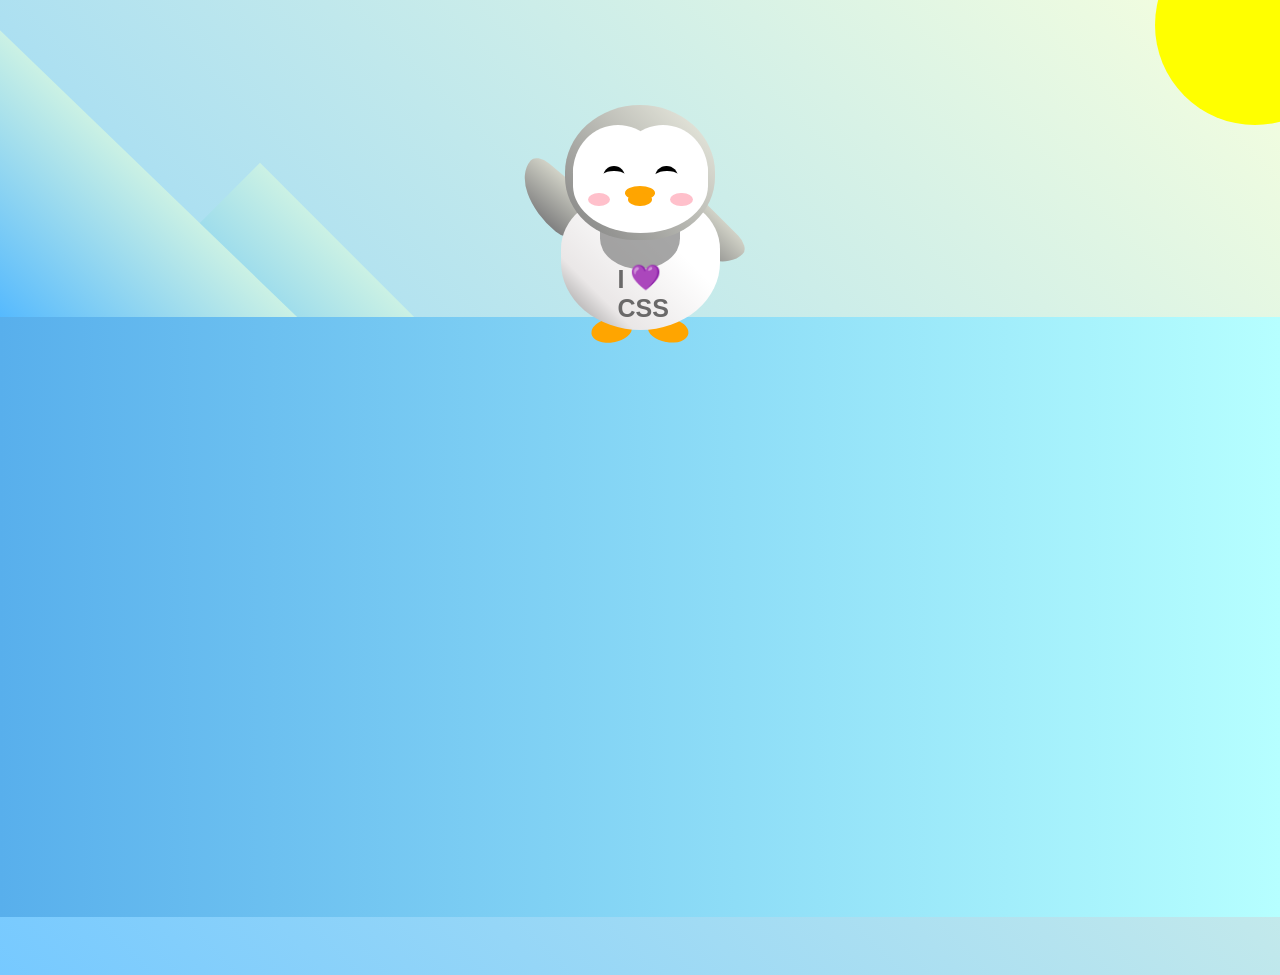
<file: flappy-penguin/index.html>
<!DOCTYPE html>
<html lang="en">
  <head>
    <meta charset="UTF-8" />
    <link rel="stylesheet" href="./styles.css" />
    <title>Penguin</title>
    <meta name="viewport" content="width=device-width, initial-scale=1.0" />
  </head>

  <body>
    <div class="left-mountain"></div>
    <div class="back-mountain"></div>
    <div class="sun"></div>
    <div class="penguin">
      <div class="penguin-head">
        <div class="face left"></div>
        <div class="face right"></div>
        <div class="chin"></div>
        <div class="eye left">
          <div class="eye-lid"></div>
        </div>
        <div class="eye right">
          <div class="eye-lid"></div>
        </div>
        <div class="blush left"></div>
        <div class="blush right"></div>
        <div class="beak top"></div>
        <div class="beak bottom"></div>
      </div>
      <div class="shirt">
        <div>💜</div>
        <p>I CSS</p>
      </div> 
      <div class="penguin-body">
        <div class="arm left"></div>
        <div class="arm right"></div>
        <div class="foot left"></div>
        <div class="foot right"></div>
      </div>
    </div>

    <div class="ground"></div>
  </body>
</html>
</file>
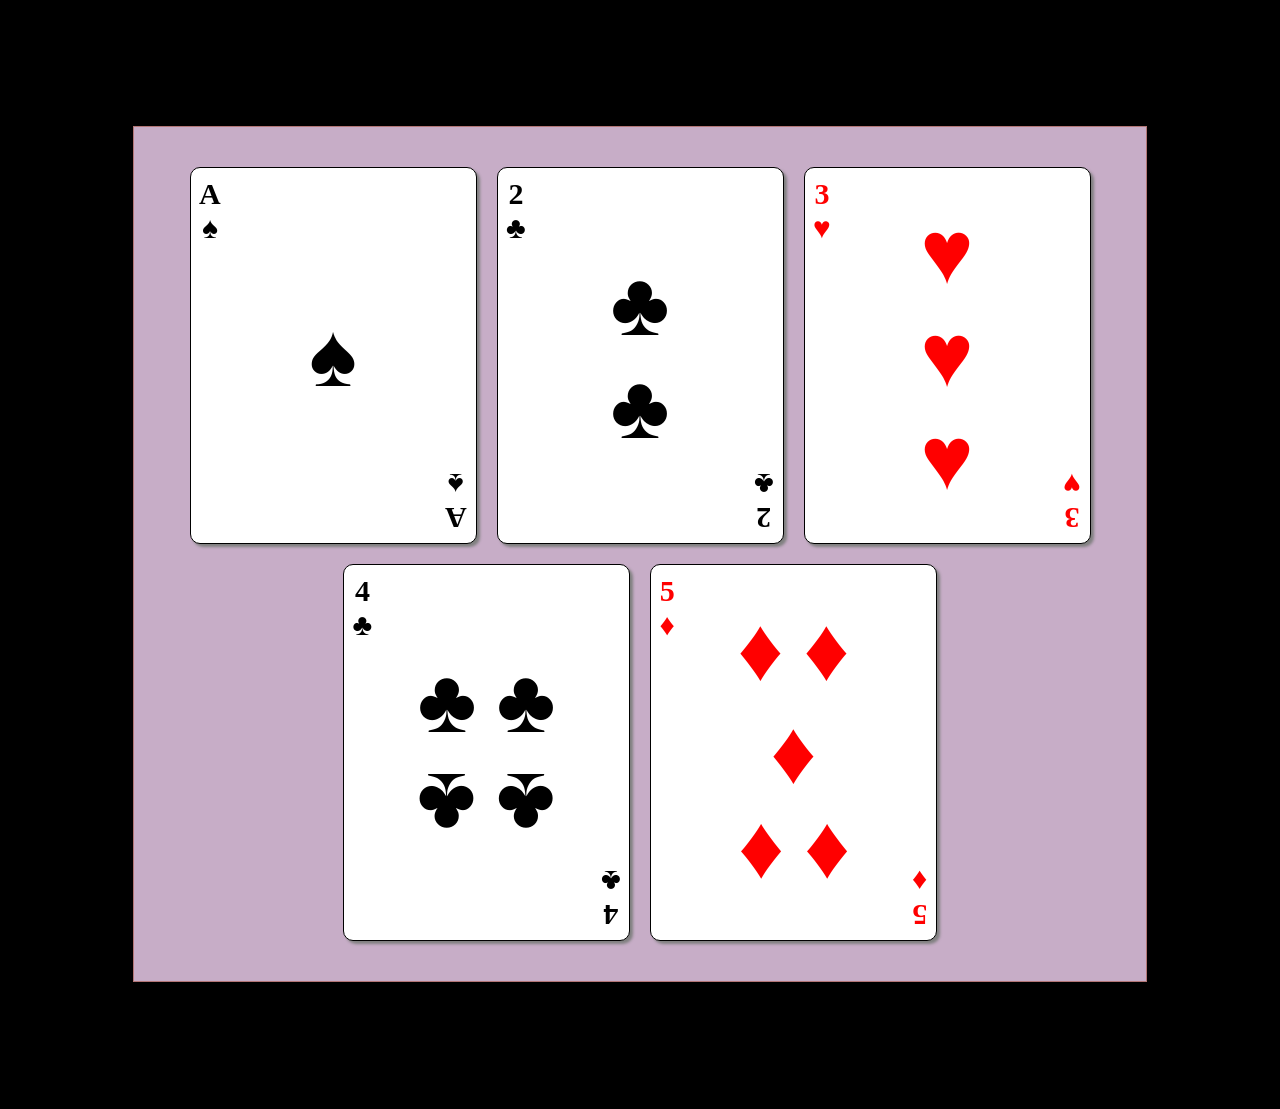
<file: playing_cards/index.html>
<!DOCTYPE html>
<html lang="en">

<head>
  <meta charset="UTF-8">
  <meta name="viewport" content="width=device-width, initial-scale=1.0">
  <title>Playing Cards</title>
  <link href="styles.css" rel="stylesheet">

</head>

<body>
  <main id="playing-cards">
    <div class="card one">
      <div class="left">
        <p>A</p>
        <p>♠</p>
      </div>
      <div class="middle" >
        <p>♠</p>
      </div>
      <div class="right">
        <p>A</p>
        <p>♠</p>
      </div>
    </div>    
        
    <div class="card two">
      <div class="left">
        <p>2</p>
        <p>♣</p>
      </div>
      <div class="middle">
        <p>♣</p>
        <p>♣</p>
      </div>
      <div class="right">
        <p>2</p>
        <p>♣</p>
      </div>
    </div>

    <div class="card three">
      <div class="left">
        <p>3</p>
        <p>♥</p>
      </div>
      <div class="middle">
        <p>♥</p>
        <p>♥</p>
        <p>♥</p>
      </div>
      <div class="right">
        <p>3</p>
        <p>♥</p>
      </div>
    </div>

    <div class="card afour">
      <div class="left">
        <p>4</p>
        <p>♣</p>
      </div>
      <div class="middle">
        <div class="haut">
          <p>♣</p>
          <p>♣</p>
        </div> 
        <div class="bas">
          <p>♣</p>
          <p>♣</p>
        </div>
      </div>
      <div class="right">
        <p>4</p>
        <p>♣</p>
      </div>
    </div>

    <div class="card five">
      <div class="left">
        <p>5</p>
        <p>♦</p>
      </div>
      <div class="middle">
        <div class="haut">
          <p>♦</p>
          <p>♦</p>
        </div>
        <div class="milieu">
          <p>♦</p>
        </div>  
        <div class="bas">
          <p>♦</p>
          <p>♦</p>
        </div>
      </div>
      <div class="right">
        <p>5</p>
        <p>♦</p>
      </div>
    </div>
  </main>

</body>

</html>
</file>
<file: flappy-penguin/styles.css>
:root {
  --penguin-face: white;
  --penguin-picorna: orange;
  --penguin-skin: gray;
}

body {
  background: linear-gradient(45deg, rgb(118, 201, 255), rgb(247, 255, 222));
  margin: 0;
  padding: 0;
  width: 100%;
  height: 100vh;
  overflow: hidden;
}

.left-mountain {
  width: 300px;
  height: 300px;
  background: linear-gradient(rgb(203, 241, 228), rgb(80, 183, 255));
  position: absolute;
  transform: skew(0deg, 44deg);
  z-index: 2;
  margin-top: 100px;
}

.back-mountain {
  width: 300px;
  height: 300px;
  background: linear-gradient(rgb(203, 241, 228), rgb(47, 170, 255));
  position: absolute;
  z-index: 1;
  transform: rotate(45deg);
  left: 110px;
  top: 225px;
}

.sun {
  width: 200px;
  height: 200px;
  background-color: yellow;
  position: absolute;
  border-radius: 50%;
  top: -75px;
  right: -75px;
}

.penguin {
  width: 300px;
  height: 300px;
  margin: auto;
  margin-top: 75px;
  z-index: 4;
  position: relative;
  transition: transform 1s ease-in-out 0ms;
}

.penguin * {
  position: absolute;
}

.penguin:active {
  transform: scale(1.5);
  /*empêche que l'utilisateur est un curseur actif*/
  cursor: not-allowed;
  /*empêche la selection du texte (apparition du fond bleu de selection)
  on peut garder le curseur par défaut avec "cursor: default" pour ne pas
  avoir un signe interdit qui apparait*/
  user-select: none;
}

.penguin-head {
  width: 50%;
  height: 45%;
  background: linear-gradient(
    45deg,
    var(--penguin-skin),
    rgb(239, 240, 228)
  );
  border-radius: 70% 70% 65% 65%;
  top: 10%;
  left: 25%;
  z-index: 1;
}

.face {
  width: 60%;
  height: 70%;
  background-color: var(--penguin-face);
  border-radius: 70% 70% 60% 60%;
  top: 15%;
}

.face.left {
  left: 5%;
}

.face.right {
  right: 5%;
}

.chin {
  width: 90%;
  height: 70%;
  background-color: var(--penguin-face);
  top: 25%;
  left: 5%;
  border-radius: 70% 70% 100% 100%;
}

.eye {
  width: 15%;
  height: 17%;
  background-color: black;
  top: 45%;
  border-radius: 50%;
}

.eye.left {
  left: 25%;
}

.eye.right {
  right: 25%;
}

.eye-lid {
  width: 150%;
  height: 100%;
  background-color: var(--penguin-face);
  top: 25%;
  left: -23%;
  border-radius: 50%;
}

.blush {
  width: 15%;
  height: 10%;
  background-color: pink;
  top: 65%;
  border-radius: 50%;
}

.blush.left {
  left: 15%;
}

.blush.right {
  right: 15%;
}

.beak {
  height: 10%;
  background-color: var(--penguin-picorna);
  border-radius: 50%;
}

.beak.top {
  width: 20%;
  top: 60%;
  left: 40%;
}

.beak.bottom {
  width: 16%;
  top: 65%;
  left: 42%;
}

.shirt {
  font: bold 25px Helvetica, sans-serif;
  top: 165px;
  left: 127.5px;
  z-index: 1;
  color: #6a6969;
}

.shirt div {
  font-weight: initial;
  top: 22.5px;
  left: 12px;
}

.penguin-body {
  width: 53%;
  height: 45%;
  background: linear-gradient(
    45deg,
    rgb(134, 133, 133) 0%,
    rgb(234, 231, 231) 25%,
    white 67%
  );
  border-radius: 80% 80% 100% 100%;
  top: 40%;
  left: 23.5%;
}

.penguin-body::before {
  content: "";
  position: absolute;
  width: 50%;
  height: 45%;
  background-color: var(--penguin-skin);
  top: 10%;
  left: 25%;
  border-radius: 0% 0% 100% 100%;
  opacity: 70%;
}

.arm {
  width: 30%;
  height: 60%;
  background: linear-gradient(
    90deg,
    var(--penguin-skin),
    rgb(209, 210, 199)
  );
  border-radius: 30% 30% 30% 120%;
  z-index: -1;
}

.arm.left {
  top: 35%;
  left: 5%;
  transform-origin: top left; 
  transform: rotate(130deg) scaleX(-1);
  animation: 3s linear infinite wave;
}

.arm.right {
  top: 0%;
  right: -5%;
  transform: rotate(-45deg);
}

@keyframes wave {
  10% {
    transform: rotate(110deg) scaleX(-1);
  }
  20% {
    transform: rotate(130deg) scaleX(-1);
  }
  30% {
    transform: rotate(110deg) scaleX(-1);
  }
  40% {
    transform: rotate(130deg) scaleX(-1);
  }
}

.foot {
  width: 15%;
  height: 30%;
  background-color: var(--penguin-picorna);
  top: 85%;
  border-radius: 50%;
  z-index: -1;
}

.foot.left {
  left: 25%;
  transform: rotate(80deg);
}

.foot.right {
  right: 25%;
  transform: rotate(-80deg);
}

.ground {
  width: 100vw;
  height: calc(100vh - 300px);
  background: linear-gradient(90deg, rgb(88, 175, 236), rgb(182, 255, 255));
  z-index: 3;
  position: absolute;
  margin-top: -58px;
}
</file>
<file: playing_cards/styles.css>
body {
  background-color: black;
}
#playing-cards {
  background-color: rgb(199, 173, 199);
  display: flex;
  flex-direction: row;
  flex-wrap: wrap;
  justify-content: center;
  padding-top: 40px;
  padding-bottom: 40px;
  gap: 20px;
  border: 1px solid rgb(179, 118, 118);
  margin: 10% auto;
  width: 80%;
  height: auto;
}

.card {
  background-color: white;
  width:285px;
  height: 375px;
  display:flex;
  justify-content: space-between;
  border: 1px solid black;
  border-radius: 10px;
  box-shadow: 3px 3px 3px gray;
  
}

.left {
  display: flex;
  flex-direction: column;
  align-self: flex-start;
  
  /*border: 1px solid black;*/
  margin: 3%;
  align-items: stretch;
  height: 96%;
  text-align: center;
  font-weight: bold;
  font-size: 30px;
  
 
}
p {
  margin: 0;
   }


  

.middle {
  display: flex;
  flex-direction: column;
  align-self: center;
  
  font-weight: bold;
  font-size: 90px
  
}

.right {
  display: flex;
  flex-direction: column;
  align-self: flex-end;
  /*justify-content: flex-end;*/
  
  /*border: 1px solid black;*/
  margin: 3%;
  align-items: stretch;
  height: 96%;
  text-align: center;
  font-weight: bold;
  font-size: 30px;
  transform: rotate(180deg);
}

.three {
  color: red
}

.haut, .bas {
  display:flex;
  flex-wrap: wrap;
  /*border: 1px solid black;*/
  gap: 20px;
}

.bas {
  transform: rotate(180deg);
}

.five {
  color: red
  }

.milieu {
  display: flex;
  justify-content: center
}
</file>
